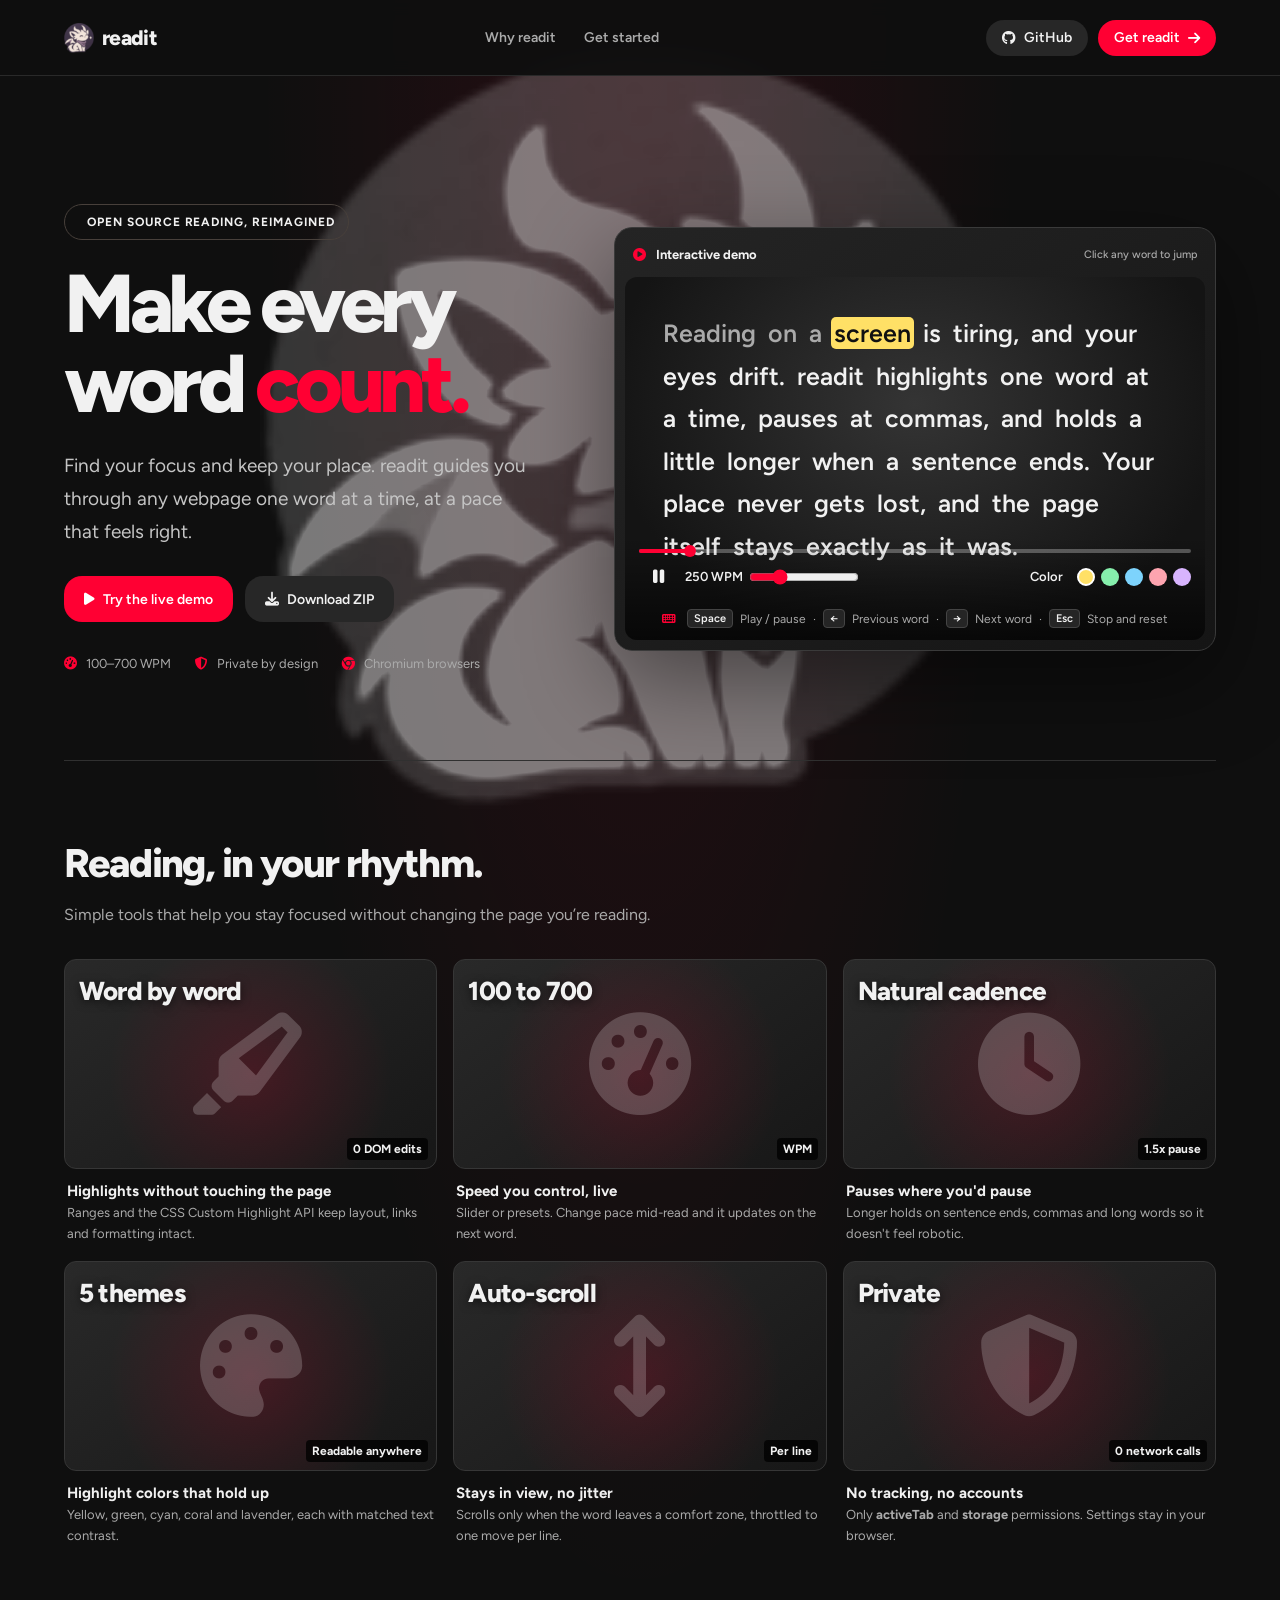
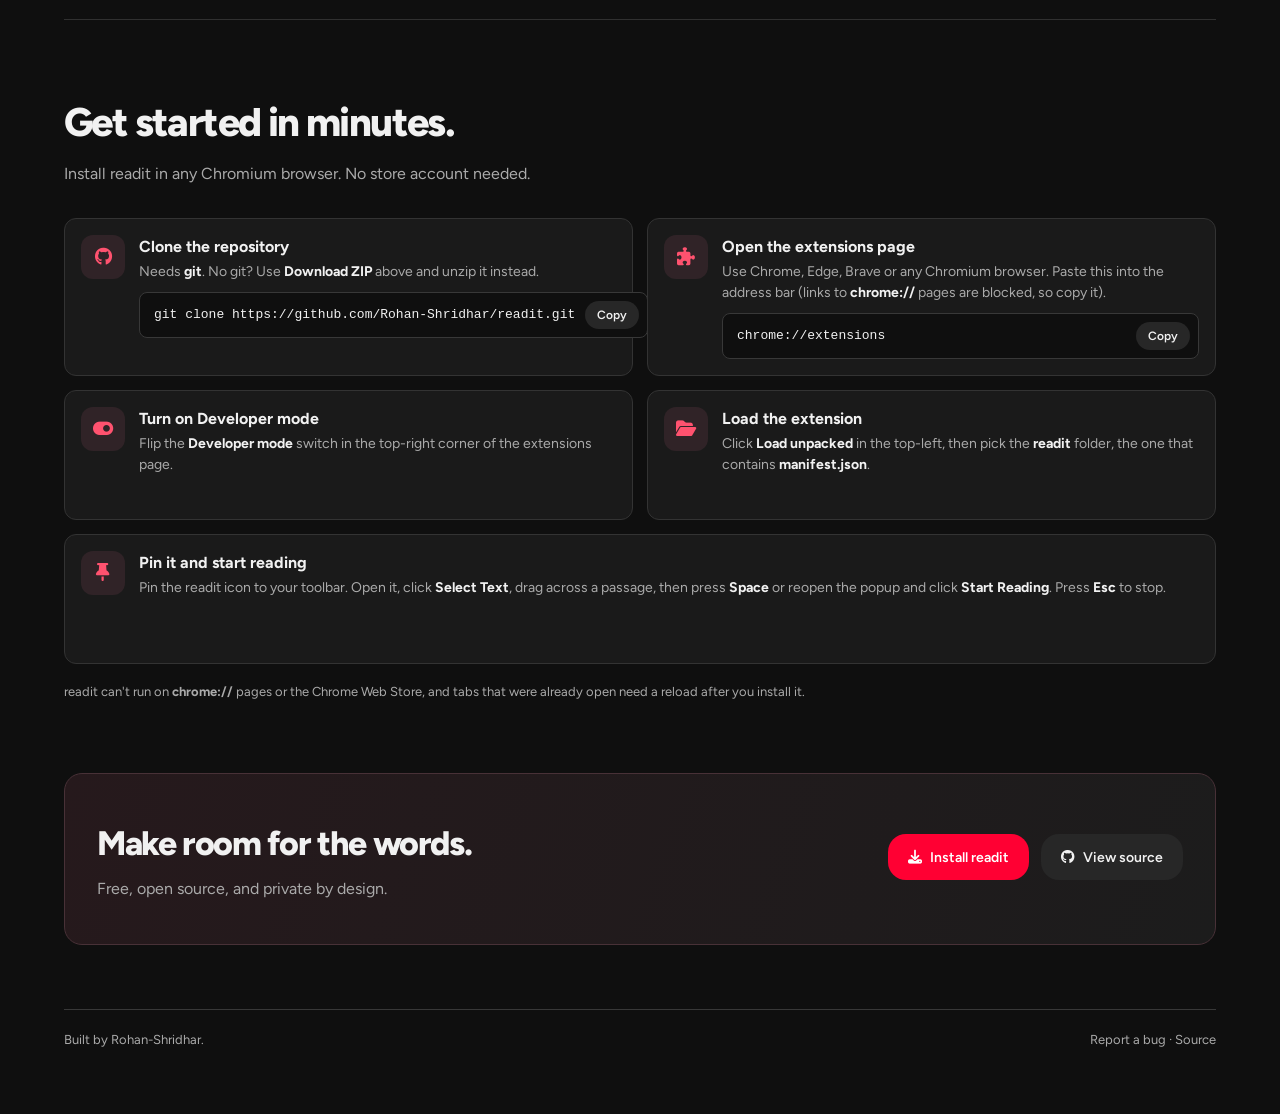
<file: index.html>
<!DOCTYPE html>
<html lang="en">
<head>
<meta charset="UTF-8">
<meta name="viewport" content="width=device-width, initial-scale=1">
<title>readit — Make every word count</title>
<meta name="description" content="Find your focus with readit, an open-source browser extension that guides you through any webpage one word at a time.">
<link rel="icon" href="icons/icon16.png">
<link rel="preconnect" href="https://fonts.googleapis.com">
<link rel="preconnect" href="https://fonts.gstatic.com" crossorigin>
<link href="https://fonts.googleapis.com/css2?family=Figtree:wght@400;500;600;700;800&display=swap" rel="stylesheet">
<link rel="stylesheet" href="https://cdnjs.cloudflare.com/ajax/libs/font-awesome/6.7.2/css/all.min.css">
<style>
:root{
  --canopy:#0f0f0f; --understory:#212121; --moss:#272727; --fern:#f1f1f1; --leaf:#3f3f3f;
  --mist:#f1f1f1; --bark:#aaa; --beak:#ff0033; --macaw:#ff0033; --hl:#ffe066; --hl-text:#111;
}
*{box-sizing:border-box;margin:0;padding:0}
html{scroll-behavior:smooth;scroll-padding-top:72px}
body{font-family:Figtree,system-ui,sans-serif;background:var(--canopy);color:var(--mist);line-height:1.5}
a{color:inherit;text-decoration:none}
button{font:inherit;color:inherit;cursor:pointer;border:0;background:none}
:focus-visible{outline:2px solid var(--beak);outline-offset:2px}
.photo{background-color:var(--moss);background-size:cover;background-position:center}

/* top bar */
.top{position:fixed;inset:0 0 auto 0;height:var(--bar);z-index:50;display:flex;align-items:center;gap:16px;padding:0 16px;background:rgba(15,15,15,.96);backdrop-filter:blur(8px)}
.icon-btn{width:40px;height:40px;border-radius:50%;display:grid;place-items:center}
.icon-btn:hover{background:var(--moss)}
.icon-btn .fa-solid{font-size:18px}
.logo{display:flex;align-items:center;gap:8px;font-weight:800;font-size:20px;letter-spacing:-.03em}
.logo img{width:30px;height:30px}
.pill{display:inline-flex;align-items:center;gap:8px;height:36px;padding:0 16px;border-radius:18px;font-weight:600;font-size:14px;white-space:nowrap}
.pill.red{background:var(--macaw);color:#fff}
.pill.red:hover{background:#cc0029}
.pill.ghost{background:var(--moss)}
.pill.ghost:hover{background:#3f3f3f}



/* player */
.watch{display:grid;grid-template-columns:minmax(0,1fr);max-width:1180px}
.player{position:relative;aspect-ratio:16/9;border-radius:14px;overflow:hidden;
  background-image:linear-gradient(135deg,#272727,#0f0f0f)}
.stage{position:absolute;inset:0 0 56px;display:grid;place-items:center;padding:6%}
.passage{max-width:760px;font-size:clamp(17px,2.5vw,30px);font-weight:600;line-height:1.7;color:#f1f1f1;text-wrap:pretty}
.passage span{padding:1px 3px;border-radius:5px;transition:background .12s,color .12s}
.passage span.now{background:var(--hl);color:var(--hl-text)}
.passage span.done{color:#aaa}
.controls{position:absolute;left:0;right:0;bottom:0;padding:0 14px 8px;background:linear-gradient(transparent,rgba(0,0,0,.65))}
.prog{height:4px;background:rgba(255,255,255,.28);border-radius:2px;margin:12px 0 4px;cursor:pointer;position:relative}
.prog i{position:absolute;inset:0 auto 0 0;width:0;background:var(--macaw);border-radius:2px}
.prog i::after{content:"";position:absolute;right:-6px;top:-4px;width:12px;height:12px;border-radius:50%;background:var(--macaw)}
.ctl{display:flex;align-items:center;gap:6px;font-size:13px;font-weight:600}
.ctl .grow{flex:1}
.ctl input[type=range]{width:110px;accent-color:var(--beak)}
.dots{display:flex;gap:6px;margin-left:8px}
.dot{width:18px;height:18px;border-radius:50%;border:2px solid transparent}
.dot.on{border-color:#fff}
.hint{position:absolute;top:12px;left:14px;font-size:12px;font-weight:600;background:rgba(0,0,0,.5);padding:3px 10px;border-radius:12px}

.title{font-size:clamp(20px,2.4vw,26px);font-weight:800;letter-spacing:-.02em;margin:14px 0 10px}
h2{font-size:22px;font-weight:800;letter-spacing:-.02em;margin:44px 0 16px}
h2 small{font-size:14px;font-weight:500;color:var(--bark);margin-left:8px}

/* install */
.steps{display:grid;gap:14px;max-width:900px}
.step{display:grid;grid-template-columns:44px 1fr;gap:14px;padding:16px;border-radius:12px;background:var(--understory)}
.step-icon{width:44px;height:44px;border-radius:50%;background:var(--leaf);color:#fff;font-size:18px;display:grid;place-items:center}
.step h3{font-size:16px;font-weight:700;margin-bottom:2px}
.step p{font-size:14px;color:var(--bark)}
.step p b{color:var(--mist)}
.code{display:flex;align-items:center;gap:10px;margin-top:10px;padding:8px 8px 8px 14px;border-radius:8px;background:var(--canopy);border:1px solid #383838;font:500 13px ui-monospace,Menlo,Consolas,monospace;overflow-x:auto}
.code code{flex:1;white-space:nowrap}
.copy{flex:none;height:28px;padding:0 12px;border-radius:14px;background:var(--moss);font:600 12px Figtree,sans-serif}
.copy:hover{background:#3f3f3f}
.note{margin-top:14px;font-size:13px;color:var(--bark);max-width:900px}

/* grid cards */
.grid{display:grid;grid-template-columns:repeat(3,minmax(0,1fr));gap:24px 16px}
.card .thumb{position:relative;aspect-ratio:16/9;border-radius:12px;overflow:hidden;display:flex;align-items:flex-end;justify-content:flex-end;padding:8px;transition:border-radius .15s}
.card:hover .thumb{border-radius:4px}
.card .thumb::before{content:"";position:absolute;inset:0;background:linear-gradient(rgba(0,0,0,.05),rgba(0,0,0,.5))}
.card .feature-icon{position:absolute;top:50%;left:50%;transform:translate(-50%,-50%);font-size:clamp(64px,8vw,112px);color:rgba(255,255,255,.14)}
.card .thumb em{position:relative;font-style:normal;font-size:12px;font-weight:700;background:rgba(0,0,0,.78);padding:2px 6px;border-radius:4px}
.card .thumb strong{position:absolute;left:14px;top:12px;font-size:26px;font-weight:800;letter-spacing:-.03em;text-shadow:0 2px 10px rgba(0,0,0,.6)}
.card .meta{margin-top:12px}
.card h3{font-size:15px;font-weight:700;line-height:1.35}
.card p{font-size:13px;color:var(--bark);margin-top:2px}

footer{margin-top:56px;padding-top:20px;border-top:1px solid #383838;font-size:13px;color:var(--bark);display:flex;gap:16px;flex-wrap:wrap;justify-content:space-between}
footer a:hover{color:var(--mist);text-decoration:underline}

@media (max-width:900px){
  .grid{grid-template-columns:repeat(2,minmax(0,1fr))}
  .watch{grid-template-columns:1fr}
  .top-nav{display:none}
  main{padding-inline:20px}
  .ctl input[type=range],.hide-s{display:none}
  .steps{grid-template-columns:1fr}
}
@media (max-width:560px){.grid{grid-template-columns:1fr}}
@media (prefers-reduced-motion:reduce){*{transition:none!important;scroll-behavior:auto!important}}

/* Original open-source festival-inspired landing page */
html{scroll-padding-top:88px}
body{background:var(--canopy);background-image:radial-gradient(ellipse at 50% 0,rgba(255,0,51,.10),transparent 42%)}
body::before{content:"";position:fixed;inset:0;z-index:-1;pointer-events:none;background:url("icons/icon128.png") center 35%/min(76vw,760px) no-repeat;filter:grayscale(1) brightness(1.6);opacity:.45;mix-blend-mode:screen}
.top{position:sticky;height:76px;padding:0 clamp(18px,5vw,72px);justify-content:space-between;border-bottom:1px solid #292929}
.top-nav{display:flex;align-items:center;gap:28px;color:var(--bark);font-size:14px;font-weight:600}
.top-nav a:hover,footer a:hover{color:var(--mist)}
.logo{font-size:21px}
.top-actions{display:flex;gap:10px}
main{max-width:1320px;margin:0 auto;padding:0 clamp(18px,5vw,72px) 64px}
.watch{max-width:none;grid-template-columns:minmax(0,.88fr) minmax(0,1.12fr);gap:clamp(32px,6vw,84px);align-items:center;padding:clamp(62px,10vw,128px) 0 86px}
.hero-copy{max-width:570px}
.eyebrow{display:inline-flex;align-items:center;gap:9px;padding:8px 13px;border:1px solid #48403b;border-radius:999px;color:var(--mist);font-size:12px;font-weight:700;letter-spacing:.08em;text-transform:uppercase}
.eyebrow i{color:var(--beak)}
.title{font-size:clamp(46px,6.6vw,82px);font-weight:800;line-height:.98;letter-spacing:-.065em;margin:24px 0}
.title span{color:var(--beak)}
.hero-copy>p{max-width:500px;color:#c5c5c5;font-size:clamp(16px,1.6vw,19px);line-height:1.75}
.hero-actions{display:flex;gap:12px;flex-wrap:wrap;margin:28px 0 32px}
.hero-actions .pill{height:46px;padding:0 20px}
.hero-points{display:flex;gap:24px;flex-wrap:wrap;color:var(--bark);font-size:13px}
.hero-points i{color:var(--beak);margin-right:6px}
.demo-wrap{padding:10px;border:1px solid #3a3a3a;border-radius:18px;background:linear-gradient(145deg,#242424,#151515);box-shadow:0 28px 90px rgba(0,0,0,.45)}
.demo-head{display:flex;justify-content:space-between;align-items:center;padding:7px 8px 13px;font-size:13px;font-weight:700}
.demo-head i{color:var(--beak);margin-right:7px}
.demo-head small{color:var(--bark);font-weight:500}
.player{aspect-ratio:16/10;border-radius:12px;background-image:radial-gradient(ellipse at 50% 35%,#343434,#141414 75%)}
.stage{inset:0 0 54px}
.passage{font-size:clamp(17px,2vw,25px)}
.controls{padding-bottom:10px}
h2{font-size:clamp(28px,4vw,40px);margin:0 0 10px;letter-spacing:-.04em}
h2 small{display:block;margin:8px 0 26px;font-size:15px;letter-spacing:0}
.section-intro{max-width:680px;margin-bottom:32px;color:var(--bark);font-size:16px}
.feature-section,.install-section{padding:72px 0;border-top:1px solid #303030}
.grid{gap:16px}
.card .thumb{background:linear-gradient(145deg,#292929,#171717);border:1px solid #363636}
.card .thumb::before{background:radial-gradient(circle at 50% 55%,rgba(255,0,51,.17),transparent 65%)}
.card .feature-icon{color:rgba(255,255,255,.2)}
.card .meta{padding:0 3px}
.card p{line-height:1.6}
.steps{max-width:none;grid-template-columns:repeat(2,minmax(0,1fr));gap:14px}
.step{min-height:130px;border:1px solid #333;background:#1a1a1a}
.step:last-child{grid-column:1/-1}
.step-icon{border-radius:12px;background:#302327;color:#ff526f}
.note{margin-top:18px}
.demo-keys{display:flex;align-items:center;justify-content:center;flex-wrap:wrap;gap:7px;margin:12px 4px 2px;color:var(--bark);font-size:12px}
.demo-keys>i{color:var(--beak);margin-right:4px}
.demo-keys kbd{padding:2px 6px;border:1px solid #444;border-radius:4px;background:#252525;color:var(--mist);font:600 11px Figtree,sans-serif}
.cta{display:flex;justify-content:space-between;align-items:center;gap:24px;flex-wrap:wrap;padding:32px;border:1px solid #483137;border-radius:18px;background:linear-gradient(110deg,#26191c,#1c1c1c)}
.cta h2{margin:0 0 8px;font-size:clamp(25px,3vw,34px)}
.cta p{color:var(--bark)}
footer{margin-top:64px;border-color:#383838}
@media(max-width:900px){.watch{grid-template-columns:1fr;padding:64px 0}.grid{grid-template-columns:repeat(2,minmax(0,1fr))}.top-nav{display:none}}
@media(max-width:560px){.top{height:64px;padding-inline:16px}.top .pill.ghost{display:none}.watch{padding:48px 0 60px}.title{font-size:48px}.grid,.steps{grid-template-columns:1fr}.step:last-child{grid-column:auto}.feature-section,.install-section{padding:52px 0}.demo-head small{display:none}.cta{padding:24px}}
</style>
</head>
<body>

<header class="top">
  <a class="logo" href="#top"><img src="icons/icon48.png" alt="">readit</a>
  <nav class="top-nav" aria-label="Main navigation">
    <a href="#features">Why readit</a><a href="#install">Get started</a>
  </nav>
  <div class="top-actions">
    <a class="pill ghost" href="https://github.com/Rohan-Shridhar/readit" target="_blank" rel="noopener"><i class="fa-brands fa-github" aria-hidden="true"></i> GitHub</a>
    <a class="pill red" href="#install">Get readit <i class="fa-solid fa-arrow-right" aria-hidden="true"></i></a>
  </div>
</header>

<main id="top">
  <section class="watch">
    <div class="hero-copy">
      <span class="eyebrow"><i class="fa-solid fa-sparkles" aria-hidden="true"></i> Open source reading, reimagined</span>
      <h1 class="title">Make every word <span>count.</span></h1>
      <p>Find your focus and keep your place. readit guides you through any webpage one word at a time, at a pace that feels right.</p>
      <div class="hero-actions"><a class="pill red" href="#demo"><i class="fa-solid fa-play" aria-hidden="true"></i> Try the live demo</a><a class="pill ghost" href="https://github.com/Rohan-Shridhar/readit/archive/refs/heads/main.zip"><i class="fa-solid fa-download" aria-hidden="true"></i> Download ZIP</a></div>
      <div class="hero-points"><span><i class="fa-solid fa-gauge-high"></i> 100–700 WPM</span><span><i class="fa-solid fa-shield-halved"></i> Private by design</span><span><i class="fa-brands fa-chrome"></i> Chromium browsers</span></div>
    </div>
    <div class="demo-wrap" id="demo">
      <div class="demo-head"><span><i class="fa-solid fa-circle-play" aria-hidden="true"></i> Interactive demo</span><small>Click any word to jump</small></div>
      <div class="player" id="player" aria-label="Interactive readit demo">
        <div class="stage"><p class="passage" id="passage"></p></div>
        <div class="controls">
          <div class="prog" id="prog"><i id="bar"></i></div>
          <div class="ctl">
            <button class="icon-btn" id="play" aria-label="Play or pause"><i class="fa-solid fa-play" id="playIco" aria-hidden="true"></i></button>
            <span id="wpmOut">250 WPM</span>
            <input type="range" id="wpm" min="100" max="700" step="25" value="250" aria-label="Words per minute">
            <span class="grow"></span><span class="hide-s">Color</span>
            <div class="dots" id="dots">
              <button class="dot on" data-bg="#ffe066" data-fg="#111111" style="background:#ffe066" aria-label="Sun Yellow"></button>
              <button class="dot" data-bg="#86efac" data-fg="#064e3b" style="background:#86efac" aria-label="Emerald Green"></button>
              <button class="dot" data-bg="#7dd3fc" data-fg="#082f49" style="background:#7dd3fc" aria-label="Electric Cyan"></button>
              <button class="dot" data-bg="#fda4af" data-fg="#4c0519" style="background:#fda4af" aria-label="Sunset Coral"></button>
              <button class="dot" data-bg="#d8b4fe" data-fg="#3b0764" style="background:#d8b4fe" aria-label="Lavender Calm"></button>
            </div>
          </div>
          <p class="demo-keys"><i class="fa-solid fa-keyboard" aria-hidden="true"></i> <kbd>Space</kbd> Play / pause <span>·</span> <kbd>←</kbd> Previous word <span>·</span> <kbd>→</kbd> Next word <span>·</span> <kbd>Esc</kbd> Stop and reset</p>
        </div>
      </div>
    </div>
  </section>

  <section class="feature-section" id="features">
    <h2>Reading, in your rhythm.</h2><p class="section-intro">Simple tools that help you stay focused without changing the page you’re reading.</p>
    <div class="grid" id="cards">
      <article class="card"><div class="thumb photo"><i class="feature-icon fa-solid fa-highlighter" aria-hidden="true"></i><strong>Word by word</strong><em>0 DOM edits</em></div><div class="meta"><h3>Highlights without touching the page</h3><p>Ranges and the CSS Custom Highlight API keep layout, links and formatting intact.</p></div></article>
      <article class="card"><div class="thumb photo"><i class="feature-icon fa-solid fa-gauge-high" aria-hidden="true"></i><strong>100 to 700</strong><em>WPM</em></div><div class="meta"><h3>Speed you control, live</h3><p>Slider or presets. Change pace mid-read and it updates on the next word.</p></div></article>
      <article class="card"><div class="thumb photo"><i class="feature-icon fa-solid fa-clock" aria-hidden="true"></i><strong>Natural cadence</strong><em>1.5x pause</em></div><div class="meta"><h3>Pauses where you'd pause</h3><p>Longer holds on sentence ends, commas and long words so it doesn't feel robotic.</p></div></article>
      <article class="card"><div class="thumb photo"><i class="feature-icon fa-solid fa-palette" aria-hidden="true"></i><strong>5 themes</strong><em>Readable anywhere</em></div><div class="meta"><h3>Highlight colors that hold up</h3><p>Yellow, green, cyan, coral and lavender, each with matched text contrast.</p></div></article>
      <article class="card"><div class="thumb photo"><i class="feature-icon fa-solid fa-arrows-up-down" aria-hidden="true"></i><strong>Auto-scroll</strong><em>Per line</em></div><div class="meta"><h3>Stays in view, no jitter</h3><p>Scrolls only when the word leaves a comfort zone, throttled to one move per line.</p></div></article>
      <article class="card"><div class="thumb photo"><i class="feature-icon fa-solid fa-shield-halved" aria-hidden="true"></i><strong>Private</strong><em>0 network calls</em></div><div class="meta"><h3>No tracking, no accounts</h3><p>Only <b>activeTab</b> and <b>storage</b> permissions. Settings stay in your browser.</p></div></article>
    </div>
  </section>

  <section class="install-section" id="install">
  <h2>Get started in minutes.</h2><p class="section-intro">Install readit in any Chromium browser. No store account needed.</p>
  <div class="steps">
    <div class="step"><i class="step-icon fa-brands fa-github" aria-hidden="true"></i><div>
      <h3>Clone the repository</h3>
      <p>Needs <b>git</b>. No git? Use <b>Download ZIP</b> above and unzip it instead.</p>
      <div class="code"><code>git clone https://github.com/Rohan-Shridhar/readit.git</code><button class="copy">Copy</button></div>
    </div></div>
    <div class="step"><i class="step-icon fa-solid fa-puzzle-piece" aria-hidden="true"></i><div>
      <h3>Open the extensions page</h3>
      <p>Use Chrome, Edge, Brave or any Chromium browser. Paste this into the address bar (links to <b>chrome://</b> pages are blocked, so copy it).</p>
      <div class="code"><code>chrome://extensions</code><button class="copy">Copy</button></div>
    </div></div>
    <div class="step"><i class="step-icon fa-solid fa-toggle-on" aria-hidden="true"></i><div>
      <h3>Turn on Developer mode</h3>
      <p>Flip the <b>Developer mode</b> switch in the top-right corner of the extensions page.</p>
    </div></div>
    <div class="step"><i class="step-icon fa-solid fa-folder-open" aria-hidden="true"></i><div>
      <h3>Load the extension</h3>
      <p>Click <b>Load unpacked</b> in the top-left, then pick the <b>readit</b> folder, the one that contains <b>manifest.json</b>.</p>
    </div></div>
    <div class="step"><i class="step-icon fa-solid fa-thumbtack" aria-hidden="true"></i><div>
      <h3>Pin it and start reading</h3>
      <p>Pin the readit icon to your toolbar. Open it, click <b>Select Text</b>, drag across a passage, then press <b>Space</b> or reopen the popup and click <b>Start Reading</b>. Press <b>Esc</b> to stop.</p>
    </div></div>
  </div>
  <p class="note">readit can't run on <b>chrome://</b> pages or the Chrome Web Store, and tabs that were already open need a reload after you install it.</p>
  </section>

  <section class="cta"><div><h2>Make room for the words.</h2><p>Free, open source, and private by design.</p></div><div class="hero-actions"><a class="pill red" href="#install"><i class="fa-solid fa-download" aria-hidden="true"></i> Install readit</a><a class="pill ghost" href="https://github.com/Rohan-Shridhar/readit" target="_blank" rel="noopener"><i class="fa-brands fa-github" aria-hidden="true"></i> View source</a></div></section>
  <footer>
    <span>Built by <a href="https://github.com/Rohan-Shridhar" target="_blank" rel="noopener">Rohan-Shridhar</a>.</span>
    <span><a href="https://github.com/Rohan-Shridhar/readit/issues" target="_blank" rel="noopener">Report a bug</a> · <a href="https://github.com/Rohan-Shridhar/readit" target="_blank" rel="noopener">Source</a></span>
  </footer>
</main>

<script>
(function(){
  var $=function(s){return document.querySelector(s)};

  // copy buttons
  document.querySelectorAll('.copy').forEach(function(b){
    b.addEventListener('click',function(){
      var txt=b.parentNode.querySelector('code').textContent;
      var done=function(){b.textContent='Copied';setTimeout(function(){b.textContent='Copy'},1400)};
      if(navigator.clipboard)navigator.clipboard.writeText(txt).then(done,done);else done();
    });
  });

  // demo player
  var text="Reading on a screen is tiring, and your eyes drift. readit highlights one word at a time, pauses at commas, and holds a little longer when a sentence ends. Your place never gets lost, and the page itself stays exactly as it was.";
  var passage=$('#passage'),words=text.split(' '),spans=[],i=-1,playing=false,timer=null,wpm=250;
  words.forEach(function(w,n){
    var s=document.createElement('span');s.textContent=w;
    s.addEventListener('click',function(){show(n);if(playing){clearTimeout(timer);next()}});
    passage.appendChild(s);passage.appendChild(document.createTextNode(' '));spans.push(s);
  });
  var ico=$('#playIco');
  function setIco(){ico.className=playing?'fa-solid fa-pause':'fa-solid fa-play'}
  function delay(w){var b=60000/wpm;return /[.!?]$/.test(w)?b*1.5:/[,;:]$/.test(w)?b*1.25:w.length>10?b*1.15:b}
  function show(n){
    i=n;
    spans.forEach(function(s,k){s.className=k===n?'now':(k<n?'done':'')});
    $('#bar').style.width=((n+1)/spans.length*100)+'%';
  }
  function next(){
    if(!playing)return;
    timer=setTimeout(function(){
      if(i+1<spans.length){show(i+1);next()}else{playing=false;setIco()}
    },delay(words[i]));
  }
  function toggle(){
    playing=!playing;setIco();clearTimeout(timer);
    if(playing){if(i<0||i>=spans.length-1)show(0);next()}
  }
  $('#play').addEventListener('click',toggle);
  $('#wpm').addEventListener('input',function(e){wpm=+e.target.value;$('#wpmOut').textContent=wpm+' WPM'});
  $('#prog').addEventListener('click',function(e){
    var r=this.getBoundingClientRect();show(Math.min(spans.length-1,Math.floor((e.clientX-r.left)/r.width*spans.length)));
    if(playing){clearTimeout(timer);next()}
  });
  $('#dots').addEventListener('click',function(e){
    var d=e.target.closest('.dot');if(!d)return;
    document.querySelectorAll('.dot').forEach(function(x){x.classList.remove('on')});d.classList.add('on');
    document.documentElement.style.setProperty('--hl',d.dataset.bg);
    document.documentElement.style.setProperty('--hl-text',d.dataset.fg);
  });
  addEventListener('keydown',function(e){
    if(/INPUT|TEXTAREA/.test((e.target||{}).tagName))return;
    if(e.code==='Space'&&innerWidth>0&&$('#player').getBoundingClientRect().bottom>0){e.preventDefault();toggle()}
    else if(e.key==='ArrowRight'&&i<spans.length-1)show(i+1);
    else if(e.key==='ArrowLeft'&&i>0)show(i-1);
    else if(e.key==='Escape'){playing=false;clearTimeout(timer);setIco();i=-1;spans.forEach(function(s){s.className=''});$('#bar').style.width='0'}
  });
  setIco();
  if(!matchMedia('(prefers-reduced-motion:reduce)').matches){setTimeout(function(){if(!playing&&i<0)toggle()},900)}
})();
</script>
</body>
</html>
</file>
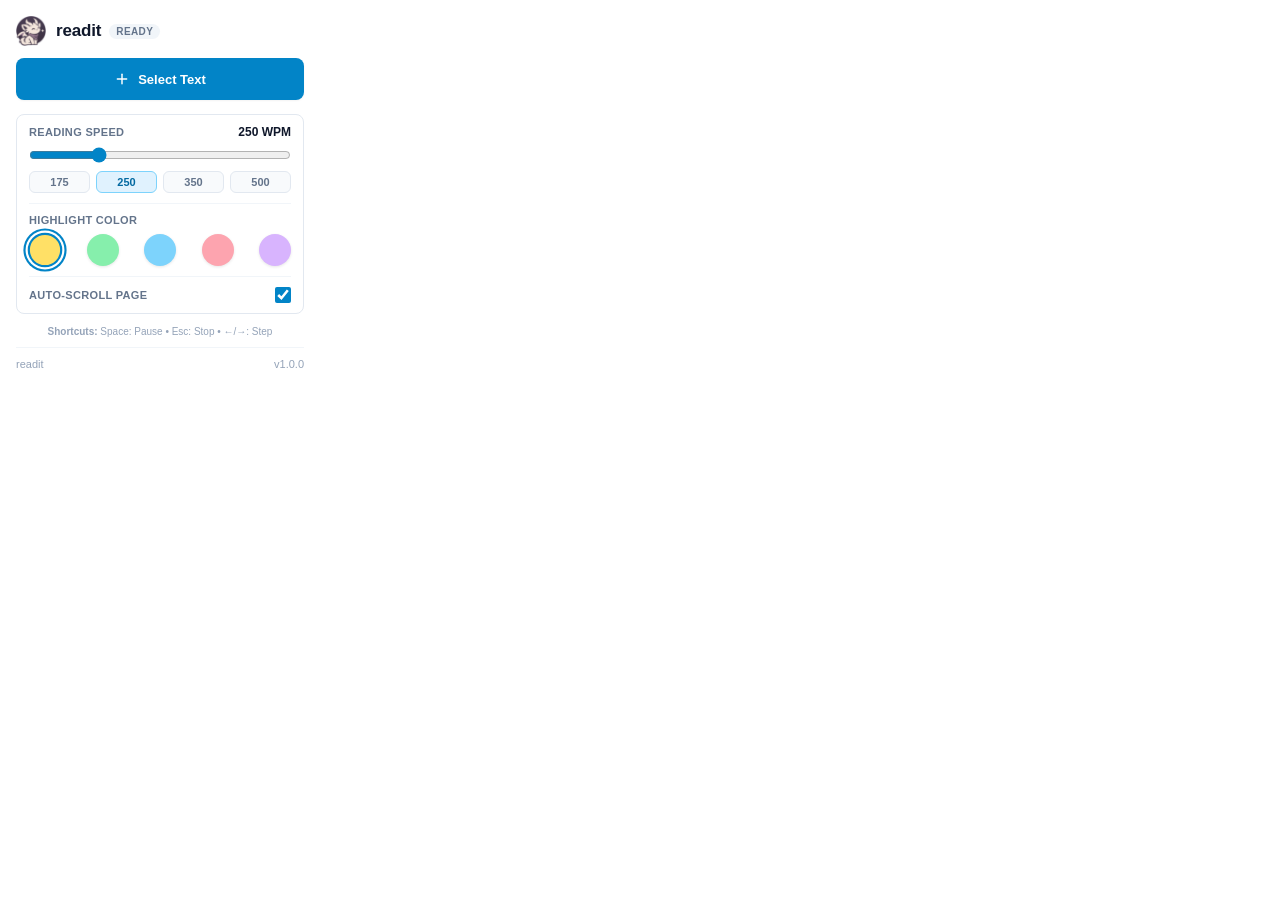
<file: popup/popup.html>
<!DOCTYPE html>
<html lang="en">

<head>
    <meta charset="UTF-8">
    <meta name="viewport" content="width=device-width, initial-scale=1.0">
    <title>readit</title>
    <link rel="stylesheet" href="popup.css">
    <script src="popup.js" defer></script>
</head>

<body>
    <main class="popup-container">
        <!-- Header -->
        <header class="header">
            <div class="brand">
                <img class="brand-icon" src="../icons/icon64.png" alt="readit logo">
                <div class="brand-info">
                    <h1>readit</h1>
                    <span class="badge" id="statusBadge">Ready</span>
                </div>
            </div>
        </header>

        <!-- Error / Notification Banner -->
        <div id="errorAlert" class="error-alert hidden" role="alert">
            <svg class="alert-icon" viewBox="0 0 24 24" fill="none" stroke="currentColor" stroke-width="2">
                <circle cx="12" cy="12" r="10"></circle>
                <line x1="12" y1="8" x2="12" y2="12"></line>
                <line x1="12" y1="16" x2="12.01" y2="16"></line>
            </svg>
            <span id="errorMessage" class="error-text">Notice</span>
        </div>

        <!-- Progress and Selection Info -->
        <section id="selectionInfo" class="selection-info hidden" aria-live="polite">
            <div class="info-row">
                <span class="info-label" id="progressStatusLabel">Progress</span>
                <span id="wordProgressLabel" class="info-value">0 / 0 words</span>
            </div>
            <div class="progress-bar-container" role="progressbar" aria-valuenow="0" aria-valuemin="0" aria-valuemax="100">
                <div id="progressBar" class="progress-bar-fill" style="width: 0%;"></div>
            </div>
            <p id="previewSnippet" class="preview-snippet"></p>
        </section>

        <!-- Primary Actions (Idle / Selected) -->
        <section id="initialActions" class="action-section">
            <div class="action-buttons-group">
                <button id="mainActionBtn" class="primary-button" aria-label="Select Text or Start Reading">
                    <svg id="mainActionIcon" class="btn-icon" viewBox="0 0 24 24" fill="none" stroke="currentColor" stroke-width="2.2" stroke-linecap="round" stroke-linejoin="round">
                        <line x1="12" y1="5" x2="12" y2="19"></line>
                        <line x1="5" y1="12" x2="19" y2="12"></line>
                    </svg>
                    <span id="mainActionText">Select Text</span>
                </button>
                <button id="clearSelectionBtn" class="icon-secondary-button hidden" title="Clear selection">
                    <svg class="btn-icon" viewBox="0 0 24 24" fill="none" stroke="currentColor" stroke-width="2.2">
                        <line x1="18" y1="6" x2="6" y2="18"></line>
                        <line x1="6" y1="6" x2="18" y2="18"></line>
                    </svg>
                </button>
            </div>
        </section>

        <!-- Active Reading Controls (Reading / Paused) -->
        <section id="readingControls" class="reading-controls-section hidden">
            <div class="controls-row">
                <button id="prevBtn" class="control-btn" title="Previous Word (←)" aria-label="Previous Word">
                    <svg class="btn-icon" viewBox="0 0 24 24" fill="none" stroke="currentColor" stroke-width="2.2">
                        <polygon points="19 20 9 12 19 4 19 20"></polygon>
                        <line x1="5" y1="19" x2="5" y2="5"></line>
                    </svg>
                </button>
                <button id="pauseResumeBtn" class="control-btn primary-control-btn" title="Pause / Resume (Space)" aria-label="Pause or Resume">
                    <svg id="pauseResumeIcon" class="btn-icon" viewBox="0 0 24 24" fill="none" stroke="currentColor" stroke-width="2.2">
                        <rect x="6" y="4" width="4" height="16"></rect>
                        <rect x="14" y="4" width="4" height="16"></rect>
                    </svg>
                    <span id="pauseResumeText">Pause</span>
                </button>
                <button id="nextBtn" class="control-btn" title="Next Word (→)" aria-label="Next Word">
                    <svg class="btn-icon" viewBox="0 0 24 24" fill="none" stroke="currentColor" stroke-width="2.2">
                        <polygon points="5 4 15 12 5 20 5 4"></polygon>
                        <line x1="19" y1="5" x2="19" y2="19"></line>
                    </svg>
                </button>
                <button id="stopBtn" class="control-btn stop-control-btn" title="Stop Reading (Esc)" aria-label="Stop Reading">
                    <svg class="btn-icon" viewBox="0 0 24 24" fill="none" stroke="currentColor" stroke-width="2.2">
                        <rect x="5" y="5" width="14" height="14" rx="2" ry="2"></rect>
                    </svg>
                </button>
            </div>
        </section>

        <!-- Preferences & Customization -->
        <section class="settings-section">
            <!-- Speed Control -->
            <div class="settings-header">
                <label for="speedRange" class="settings-label">Reading Speed</label>
                <span id="speedDisplay" class="settings-value">250 WPM</span>
            </div>
            <input type="range" id="speedRange" min="100" max="700" step="25" value="250" class="speed-slider" aria-label="Reading Speed">
            <div class="speed-presets">
                <button class="preset-pill" data-speed="175">175</button>
                <button class="preset-pill active" data-speed="250">250</button>
                <button class="preset-pill" data-speed="350">350</button>
                <button class="preset-pill" data-speed="500">500</button>
            </div>

            <!-- Highlight Theme Selection -->
            <div class="settings-divider"></div>
            <div class="settings-header">
                <span class="settings-label">Highlight Color</span>
            </div>
            <div class="theme-selector" id="themeSelector">
                <button class="theme-swatch swatch-yellow active" data-theme="yellow" title="Sun Yellow" aria-label="Yellow Theme"></button>
                <button class="theme-swatch swatch-green" data-theme="green" title="Emerald Green" aria-label="Green Theme"></button>
                <button class="theme-swatch swatch-cyan" data-theme="cyan" title="Electric Cyan" aria-label="Cyan Theme"></button>
                <button class="theme-swatch swatch-coral" data-theme="coral" title="Sunset Coral" aria-label="Coral Theme"></button>
                <button class="theme-swatch swatch-purple" data-theme="purple" title="Lavender Calm" aria-label="Purple Theme"></button>
            </div>

            <!-- Auto-Scroll Toggle -->
            <div class="settings-divider"></div>
            <label class="toggle-row">
                <span class="settings-label">Auto-scroll page</span>
                <input type="checkbox" id="autoScrollToggle" checked class="switch-checkbox" aria-label="Toggle Auto-Scroll">
            </label>
        </section>

        <!-- Shortcuts Tip -->
        <div class="shortcuts-tip">
            <span><strong>Shortcuts:</strong> Space: Pause • Esc: Stop • ←/→: Step</span>
        </div>

        <!-- Footer -->
        <footer class="footer">
            <span>readit</span>
            <span id="versionLabel">v1.0.0</span>
        </footer>
    </main>
</body>

</html>
</file>
<file: popup/popup.css>
* {
    margin: 0;
    padding: 0;
    box-sizing: border-box;
}

body {
    width: 320px;
    background: #ffffff;
    color: #1e293b;
    font-family: -apple-system, BlinkMacSystemFont, "Segoe UI", Roboto, Helvetica, Arial, sans-serif;
    user-select: none;
}

.popup-container {
    padding: 16px;
}

.header {
    margin-bottom: 12px;
}

.brand {
    display: flex;
    align-items: center;
    gap: 10px;
}

.brand-icon {
    width: 30px;
    height: 30px;
    object-fit: contain;
}

.brand-info {
    display: flex;
    align-items: center;
    gap: 8px;
}

.header h1 {
    font-size: 17px;
    font-weight: 700;
    color: #0f172a;
    letter-spacing: -0.01em;
}

.badge {
    font-size: 10px;
    font-weight: 600;
    text-transform: uppercase;
    padding: 2px 7px;
    border-radius: 999px;
    background: #f1f5f9;
    color: #64748b;
    letter-spacing: 0.04em;
}

.badge.badge-active {
    background: #dbeafe;
    color: #1d4ed8;
}

.badge.badge-reading {
    background: #dcfce7;
    color: #15803d;
}

.badge.badge-paused {
    background: #fef3c7;
    color: #b45309;
}

/* Error Alert */
.error-alert {
    display: flex;
    align-items: flex-start;
    gap: 8px;
    background: #fef2f2;
    border: 1px solid #fee2e2;
    border-radius: 6px;
    padding: 8px 10px;
    margin-bottom: 12px;
    color: #b91c1c;
    font-size: 11.5px;
    line-height: 1.35;
}

.error-alert.hidden {
    display: none;
}

.alert-icon {
    width: 15px;
    height: 15px;
    flex-shrink: 0;
    margin-top: 1px;
}

/* Selection and Progress Card */
.selection-info {
    background: #f8fafc;
    border: 1px solid #e2e8f0;
    border-radius: 8px;
    padding: 10px 12px;
    margin-bottom: 14px;
}

.selection-info.hidden {
    display: none;
}

.info-row {
    display: flex;
    justify-content: space-between;
    align-items: center;
    margin-bottom: 6px;
}

.info-label {
    font-size: 11px;
    color: #64748b;
    font-weight: 600;
    text-transform: uppercase;
    letter-spacing: 0.03em;
}

.info-value {
    font-size: 12px;
    font-weight: 700;
    color: #0284c7;
}

.progress-bar-container {
    width: 100%;
    height: 6px;
    background: #e2e8f0;
    border-radius: 999px;
    overflow: hidden;
    margin-bottom: 8px;
}

.progress-bar-fill {
    height: 100%;
    background: linear-gradient(90deg, #0284c7, #10b981);
    border-radius: 999px;
    transition: width 0.15s ease-out;
}

.preview-snippet {
    font-size: 11.5px;
    line-height: 1.4;
    color: #475569;
    font-style: italic;
    max-height: 44px;
    overflow: hidden;
    text-overflow: ellipsis;
    display: -webkit-box;
    -webkit-line-clamp: 2;
    -webkit-box-orient: vertical;
}

/* Initial Actions */
.action-section {
    margin-bottom: 14px;
}

.action-section.hidden {
    display: none;
}

.action-buttons-group {
    display: flex;
    gap: 8px;
    align-items: center;
}

.primary-button {
    display: flex;
    align-items: center;
    justify-content: center;
    gap: 8px;
    flex: 1;
    min-height: 42px;
    padding: 10px 16px;
    border: 0;
    border-radius: 8px;
    background: #0284c7;
    color: #ffffff;
    font-size: 13px;
    font-weight: 600;
    cursor: pointer;
    transition: all 150ms ease;
    box-shadow: 0 1px 2px rgba(0, 0, 0, 0.05);
}

.primary-button:hover {
    background: #0369a1;
}

.primary-button:active {
    transform: scale(0.99);
}

.primary-button.btn-read {
    background: #16a34a;
}

.primary-button.btn-read:hover {
    background: #15803d;
}

.icon-secondary-button {
    display: flex;
    align-items: center;
    justify-content: center;
    width: 42px;
    height: 42px;
    border-radius: 8px;
    border: 1px solid #e2e8f0;
    background: #f8fafc;
    color: #64748b;
    cursor: pointer;
    transition: all 150ms ease;
}

.icon-secondary-button:hover {
    background: #fee2e2;
    color: #dc2626;
    border-color: #fecaca;
}

.icon-secondary-button.hidden {
    display: none;
}

/* Active Reading Controls */
.reading-controls-section {
    margin-bottom: 14px;
}

.reading-controls-section.hidden {
    display: none;
}

.controls-row {
    display: grid;
    grid-template-columns: 40px 1fr 40px 40px;
    gap: 8px;
    align-items: center;
}

.control-btn {
    display: flex;
    align-items: center;
    justify-content: center;
    height: 40px;
    border-radius: 8px;
    border: 1px solid #e2e8f0;
    background: #f8fafc;
    color: #334155;
    cursor: pointer;
    transition: all 150ms ease;
}

.control-btn:hover {
    background: #f1f5f9;
    color: #0f172a;
    border-color: #cbd5e1;
}

.control-btn:active {
    transform: scale(0.97);
}

.primary-control-btn {
    background: #16a34a;
    color: #ffffff;
    border-color: #16a34a;
    font-weight: 600;
    font-size: 13px;
    gap: 6px;
}

.primary-control-btn:hover {
    background: #15803d;
    border-color: #15803d;
    color: #ffffff;
}

.primary-control-btn.is-paused {
    background: #0284c7;
    border-color: #0284c7;
}

.primary-control-btn.is-paused:hover {
    background: #0369a1;
}

.stop-control-btn {
    background: #fee2e2;
    color: #dc2626;
    border-color: #fecaca;
}

.stop-control-btn:hover {
    background: #fecaca;
    color: #b91c1c;
}

/* Settings and Preferences */
.settings-section {
    background: #ffffff;
    border: 1px solid #e2e8f0;
    border-radius: 8px;
    padding: 10px 12px;
    margin-bottom: 12px;
}

.settings-header {
    display: flex;
    justify-content: space-between;
    align-items: center;
    margin-bottom: 8px;
}

.settings-label {
    font-size: 11px;
    font-weight: 600;
    text-transform: uppercase;
    color: #64748b;
    letter-spacing: 0.03em;
}

.settings-value {
    font-size: 12px;
    font-weight: 700;
    color: #0f172a;
}

.settings-divider {
    height: 1px;
    background: #f1f5f9;
    margin: 10px 0;
}

.speed-slider {
    width: 100%;
    accent-color: #0284c7;
    cursor: pointer;
    margin-bottom: 8px;
}

.speed-presets {
    display: flex;
    gap: 6px;
    justify-content: space-between;
}

.preset-pill {
    flex: 1;
    padding: 4px 0;
    background: #f8fafc;
    border: 1px solid #e2e8f0;
    border-radius: 6px;
    font-size: 11px;
    font-weight: 600;
    color: #64748b;
    cursor: pointer;
    transition: all 120ms ease;
}

.preset-pill:hover {
    background: #f1f5f9;
    color: #0f172a;
}

.preset-pill.active {
    background: #e0f2fe;
    color: #0369a1;
    border-color: #7dd3fc;
}

/* Theme Swatches */
.theme-selector {
    display: flex;
    gap: 8px;
    justify-content: space-between;
    margin-top: 4px;
}

.theme-swatch {
    width: 32px;
    height: 32px;
    border-radius: 50%;
    border: 2px solid transparent;
    cursor: pointer;
    transition: transform 120ms ease, box-shadow 120ms ease;
    box-shadow: 0 1px 3px rgba(0, 0, 0, 0.1);
}

.theme-swatch:hover {
    transform: scale(1.1);
}

.theme-swatch.active {
    border-color: #0284c7;
    box-shadow: 0 0 0 2px #ffffff, 0 0 0 4px #0284c7;
    transform: scale(1.08);
}

.swatch-yellow { background: #ffe066; }
.swatch-green  { background: #86efac; }
.swatch-cyan   { background: #7dd3fc; }
.swatch-coral  { background: #fda4af; }
.swatch-purple { background: #d8b4fe; }

/* Toggle Row */
.toggle-row {
    display: flex;
    justify-content: space-between;
    align-items: center;
    cursor: pointer;
}

.switch-checkbox {
    width: 16px;
    height: 16px;
    accent-color: #0284c7;
    cursor: pointer;
}

/* Shortcuts tip */
.shortcuts-tip {
    font-size: 10px;
    color: #94a3b8;
    text-align: center;
    margin-bottom: 10px;
}

/* Button & Icon helpers */
.btn-icon {
    width: 16px;
    height: 16px;
    stroke: currentColor;
    flex-shrink: 0;
}

/* Footer */
.footer {
    display: flex;
    justify-content: space-between;
    align-items: center;
    padding-top: 10px;
    border-top: 1px solid #f1f5f9;
    color: #94a3b8;
    font-size: 11px;
}
</file>
